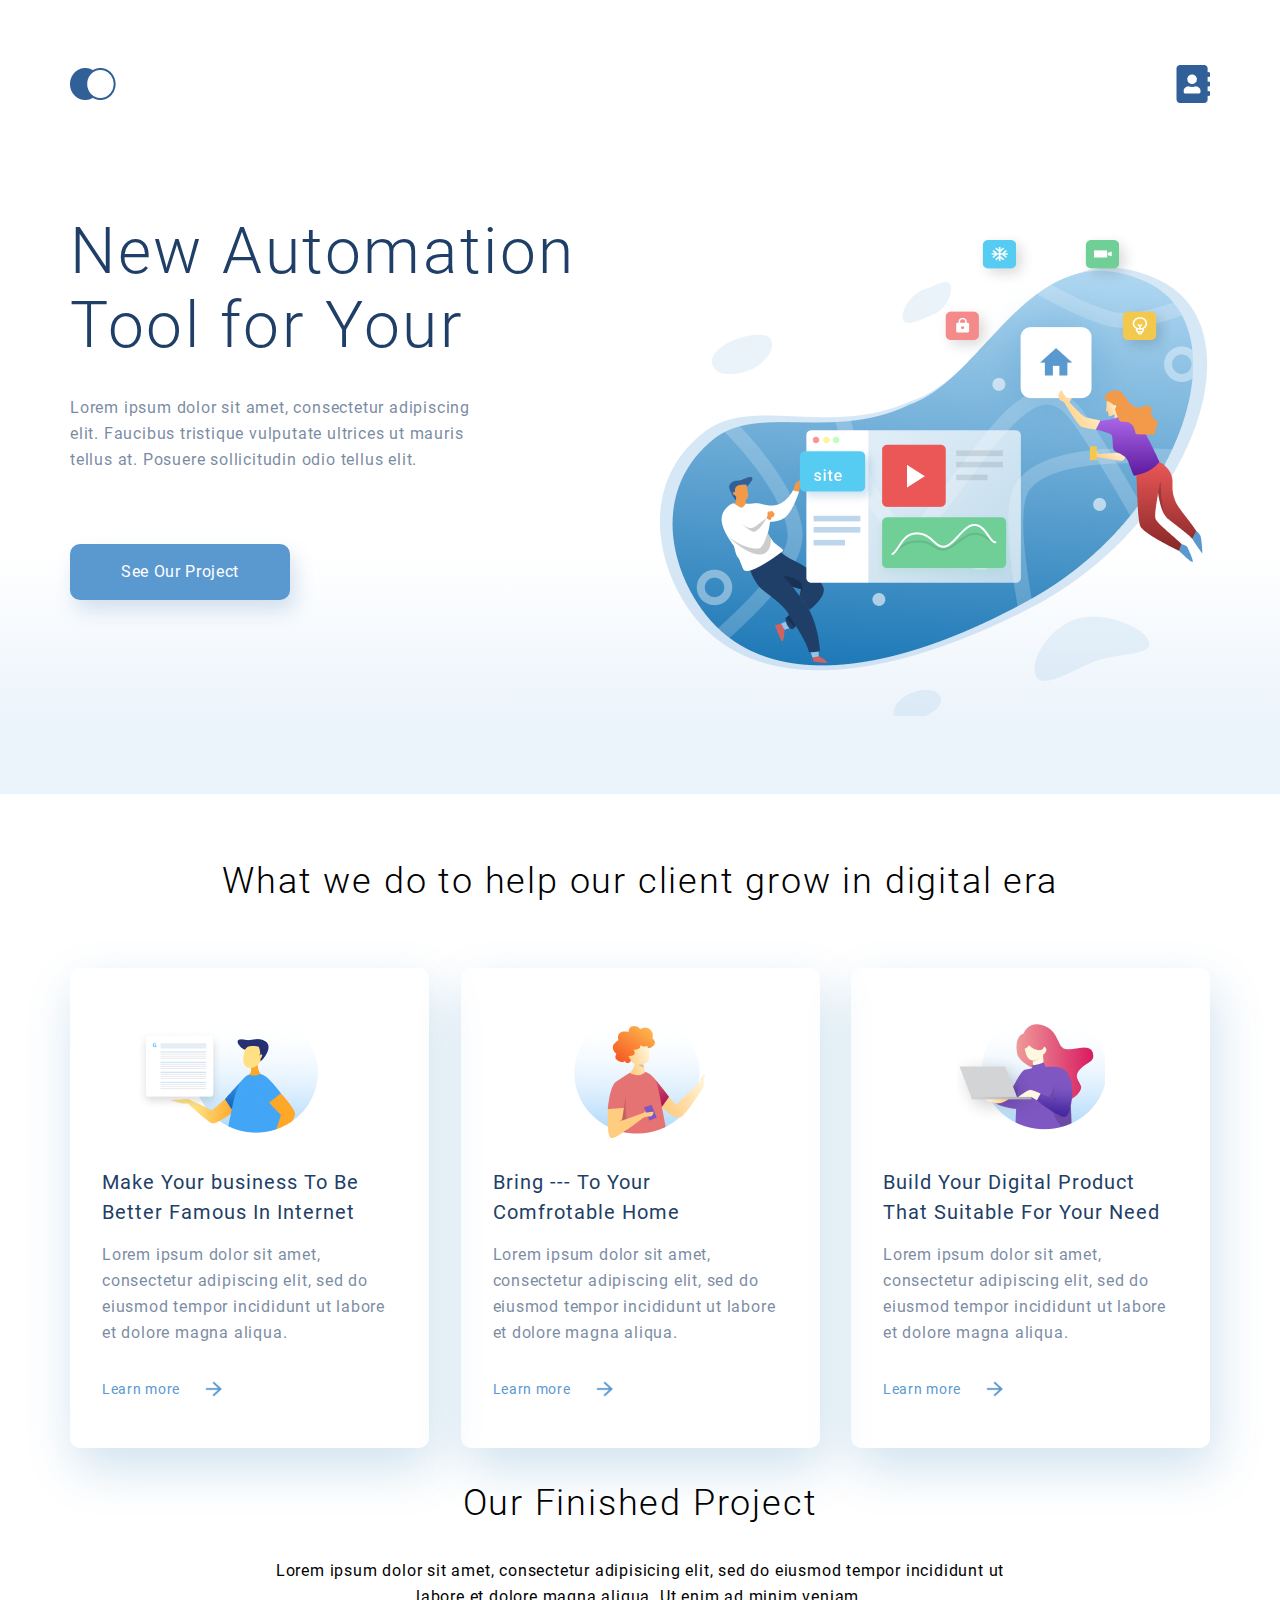
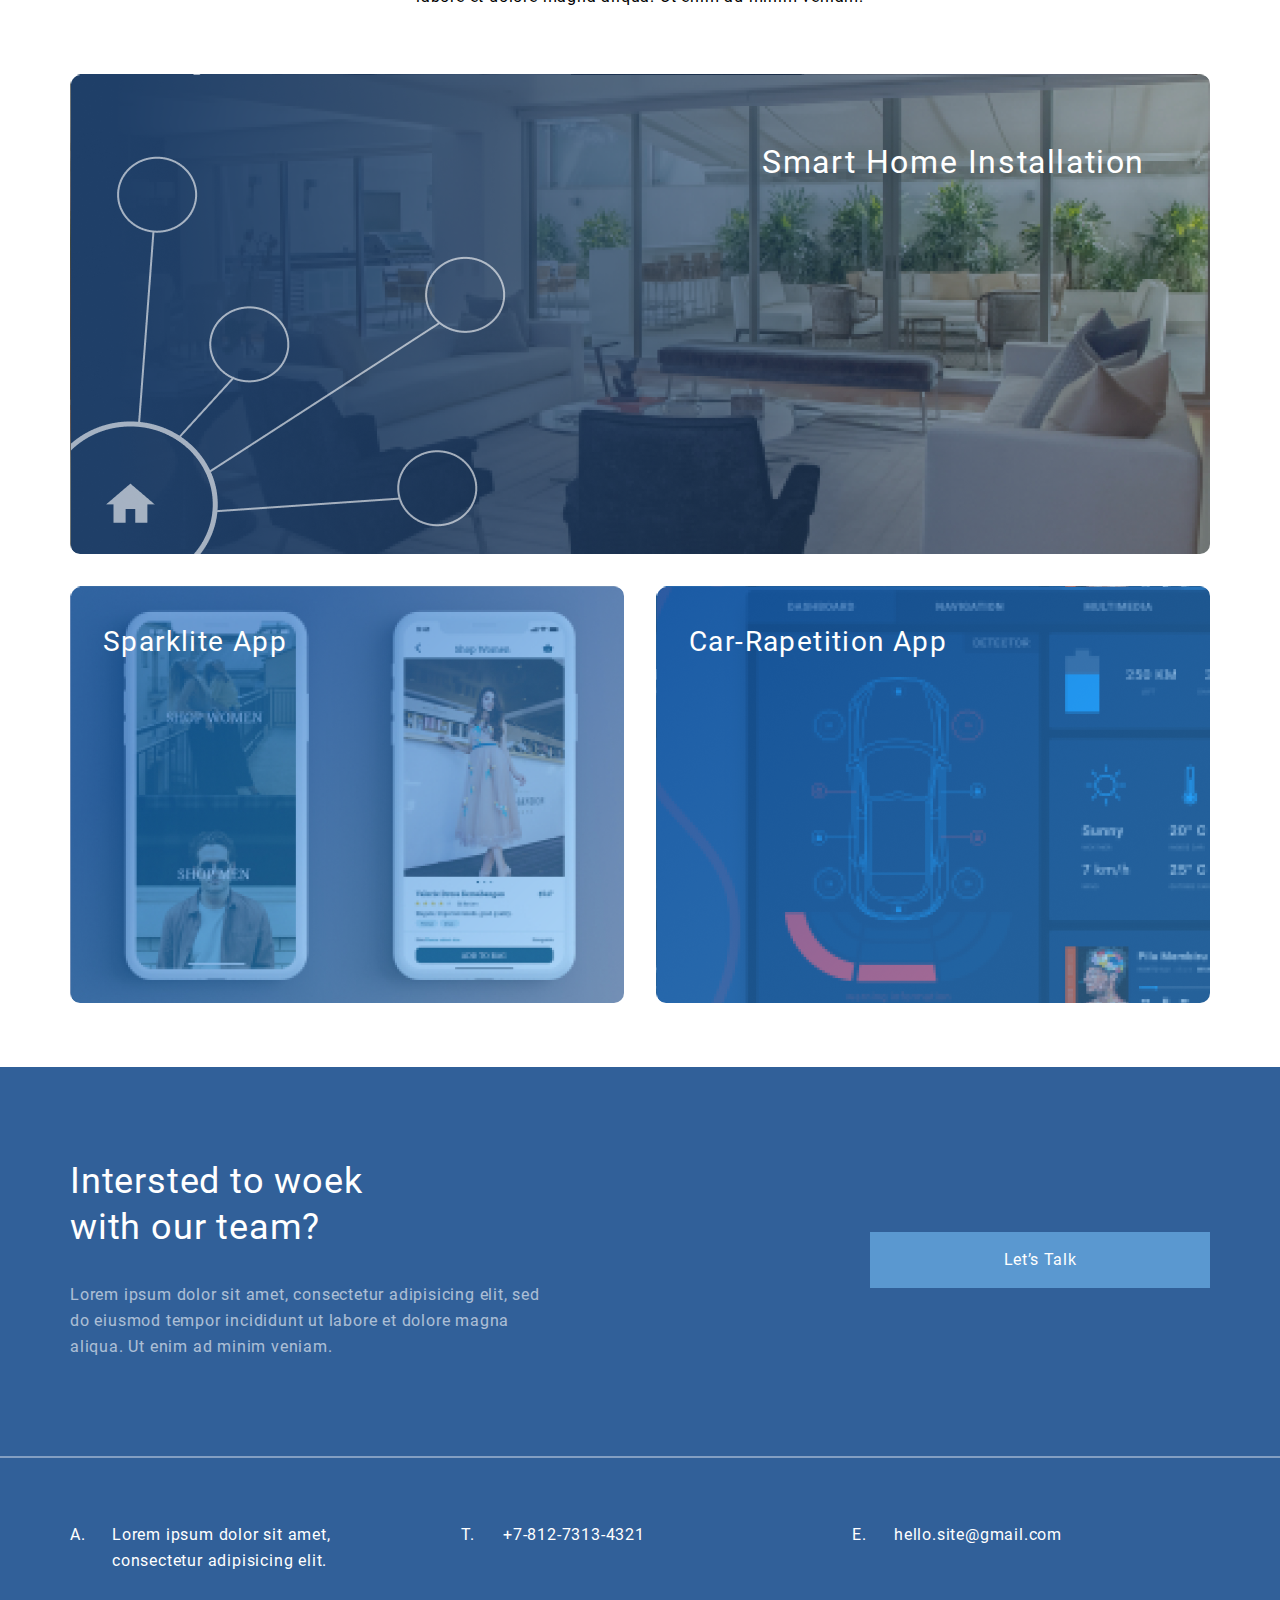
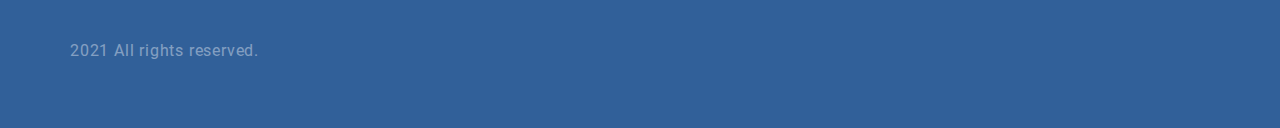
<file: index.html>
﻿﻿<!DOCTYPE html>
<html lang="ru">
<head>
    <meta charset="utf-8">
    
    <meta name="viewport" content="width=device-width, initial-scale=1.0">
    
    <title>Home Page</title>
    
    <link rel="stylesheet" href="css/style.css">
    
    <link rel="stylesheet" href="css/style_tablet.css">
    
    <link rel="stylesheet" href="css/style_mobile.css">
</head>
<body>
    <header>
        <div class="container">
            <a href="#" class="logo"></a>
            
            <a href="#" class="user"></a>
       
        </div>
        <div class="container">
                <div>
                <h1>
                    New Automation Tool for Your 
                </h1>
                <p>
                    Lorem ipsum dolor sit amet, consectetur adipiscing elit. Faucibus tristique vulputate ultrices ut mauris tellus at. Posuere sollicitudin odio tellus elit.
                </p>
                    <div class="button">
                        <a href="#">See Our Project</a>
                    </div>
                </div>
        </div>
    </header>
    
    <main>
        <section>
                <h2>What we do to help our client grow in digital era</h2>
                <div class="main__cont__first">
                <div class="main__block first">
                    <h3>Make Your business To Be<br> Better Famous In Internet</h3>
                    <p>Lorem ipsum dolor sit amet, consectetur adipiscing elit, sed do eiusmod tempor incididunt ut labore et dolore magna aliqua. </p>
                    <a href="#" class="main_link">Learn more</a>
                </div>
                <div class="main__block second">
                    <h3>Bring --- To Your<br> Comfrotable Home</h3>
                    <p>Lorem ipsum dolor sit amet, consectetur adipiscing elit, sed do eiusmod tempor incididunt ut labore et dolore magna aliqua. </p>
                    <a href="#" class="main_link">Learn more</a>
                </div>
                <div class="main__block third">
                    <h3>Build Your Digital Product<br> That Suitable For Your Need</h3>
                    <p>Lorem ipsum dolor sit amet, consectetur adipiscing elit, sed do eiusmod tempor incididunt ut labore et dolore magna aliqua. </p>
                    <a href="#" class="main_link">Learn more</a>
                </div>
                </div>
        </section>
        
        <section>
            <div class="main__cont__second">
                <h2>Our Finished Project</h2>
                <p>Lorem ipsum dolor sit amet, consectetur adipisicing elit, sed do eiusmod tempor incididunt ut labore et dolore magna aliqua. Ut enim ad minim veniam.</p>
                <div class="main__cont__second__block top">Smart Home Installation</div>
                <div class="main__cont__second__block left">Sparklite App</div>
                <div class="main__cont__second__block right">Car-Rapetition App</div>
            </div>
        </section>

    </main>
    
    <footer>
        <section>
            <div class="container">
                <h3>Intersted to woek with our team?</h3>
                <p>Lorem ipsum dolor sit amet, consectetur adipisicing elit, sed do eiusmod tempor incididunt ut labore et dolore magna aliqua. Ut enim ad minim veniam.</p>
                <button type="button">Let’s Talk</button>
            </div>
        </section>
        
        <section>
            <div class="container">
                <ol>
                    <li>Lorem ipsum dolor sit amet, <br>consectetur adipisicing elit.</li>
                    <li>+7-812-7313-4321</li>
                    <li>hello.site@gmail.com</li>
                </ol>
                <p class="copy">2021 All rights reserved.</p>
            </div>
        </section>
    </footer>
</body>
</html>
</file>
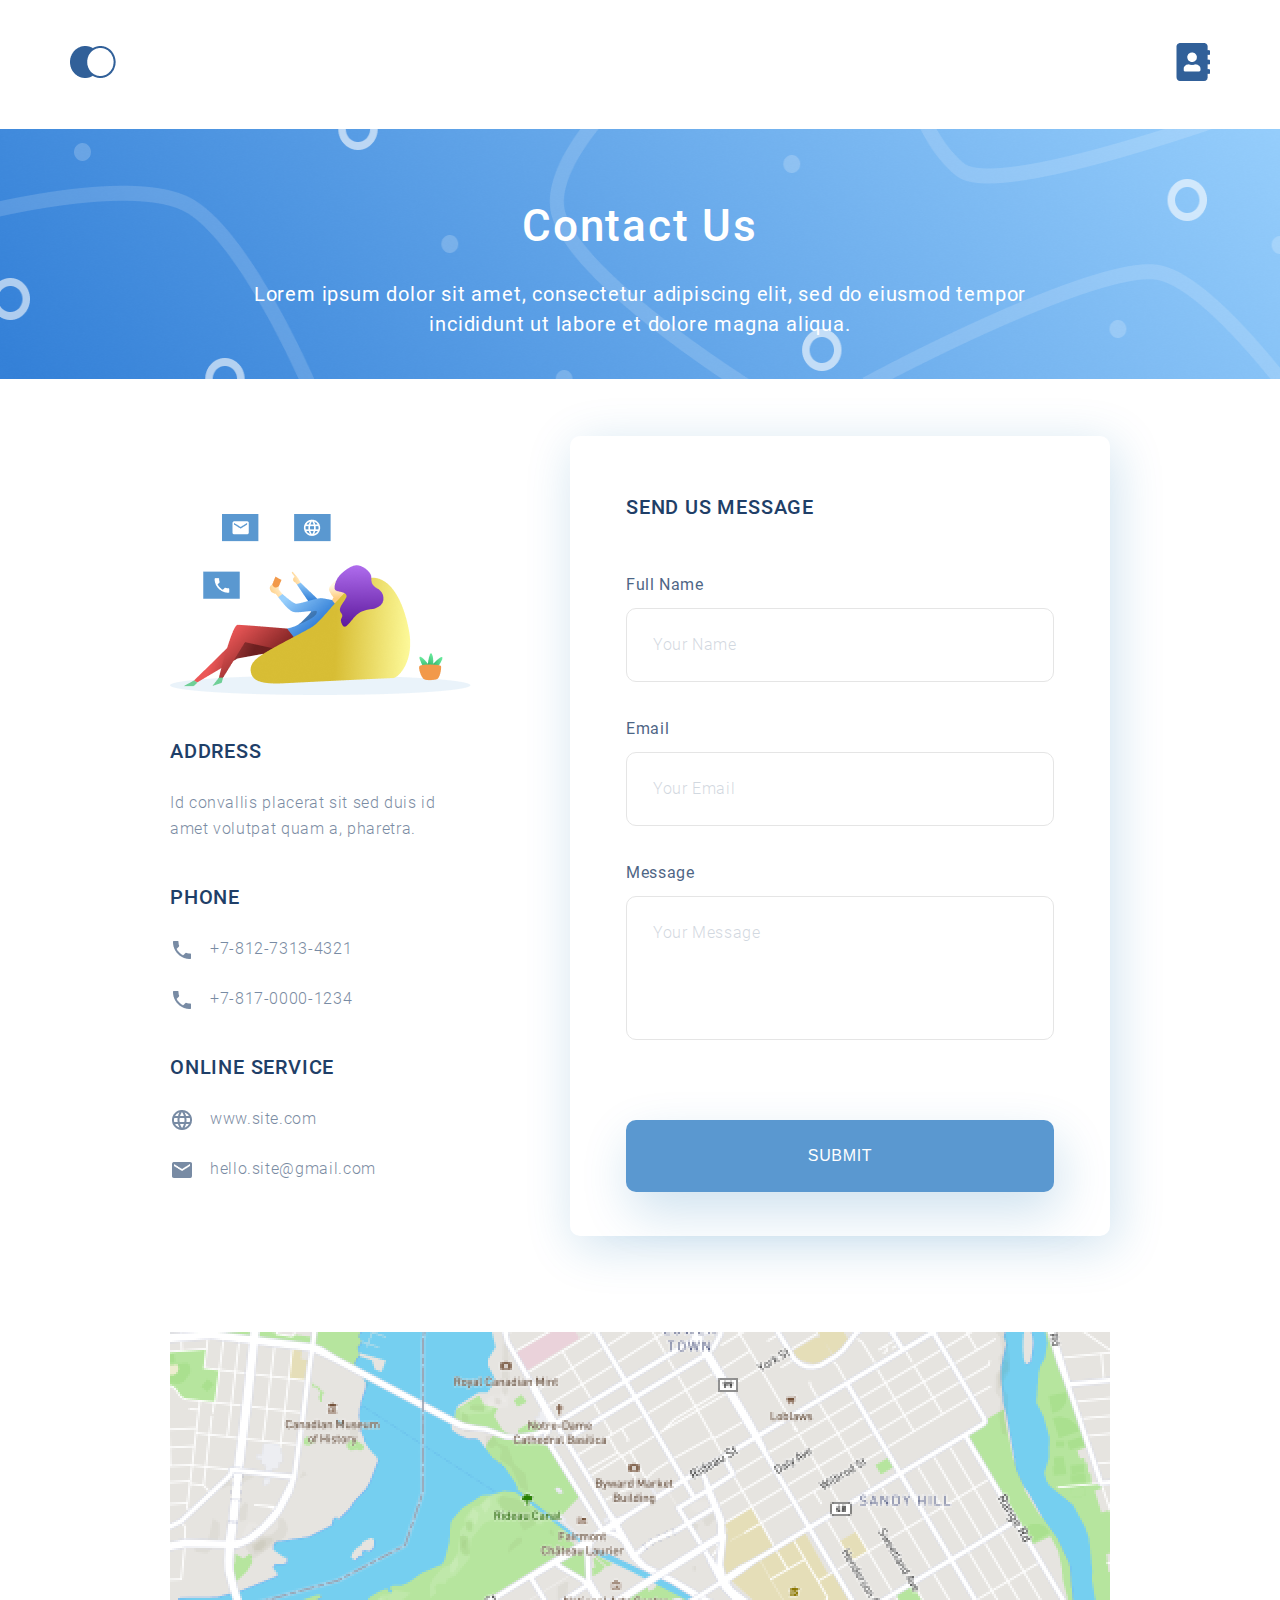
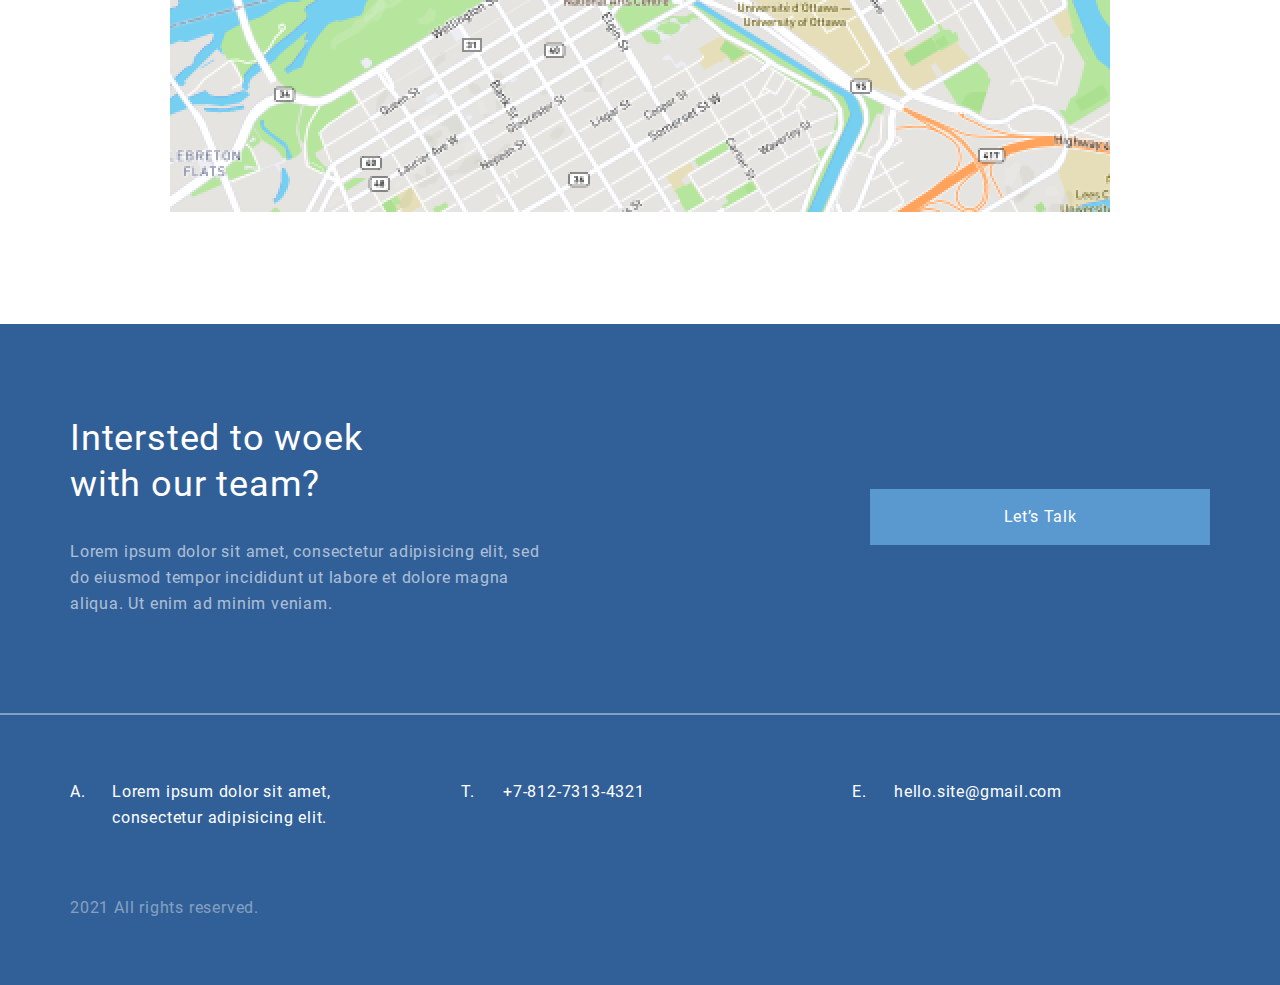
<file: contacts.html>
﻿<!DOCTYPE html>
<html lang="ru">
<head>
    <meta charset="utf-8">
    
    <meta name="viewport" content="width=device-width, initial-scale=1.0">
    
    <title>Contacts Page</title>
    
    <link rel="stylesheet" href="css/style_contact.css">
    
    <link rel="stylesheet" href="css/style_contact_tablet.css">
    
    <link rel="stylesheet" href="css/style_contact_mobile.css">

    
</head>
<body>
    <header>
	<div class="container_gl">
        <div class="container">
            <a href="#" class="logo"></a>
            
            <a href="#" class="user"></a>
        </div>
        <div class="container">
               <h1>Contact Us</h1>
               <p>Lorem ipsum dolor sit amet, consectetur adipiscing elit, sed do eiusmod tempor incididunt ut labore et dolore magna aliqua. </p>
        </div>
		</div>
    </header>
    
    <main>
	<section>
        <div class="container">
        <section>
            <div class="container_l">
                <div class="adr">
                    <h3>ADDRESS</h3>
                    <p>Id convallis placerat sit sed duis id amet volutpat quam a, pharetra.</p>
                </div>
                <div class="tel">
                    <h3>PHONE</h3>
                    <p>+7-812-7313-4321</p>
                    <p>+7-817-0000-1234</p>
                </div>
                <div class="serv">
                    <h3>ONLINE SERVICE</h3>
                    <p>www.site.com</p>
                    <p>hello.site@gmail.com</p>
                </div>
            </div>
        </section>
        
        <section>
            <div class="container_r">
                <form action="#" method="get">
                    <h3>SEND US MESSAGE</h3>
                    <h5>Full Name</h5>
                    <input type="text" name="Full name" placeholder="Your Name">
                    <h5>Email</h5>
                    <input type="email" name="Email" placeholder="Your Email">
                    <h5>Message</h5>
                    <textarea name="Your Message" placeholder="Your Message"></textarea><br>
                    <input type="submit" value="SUBMIT">
                </form>
            </div>
        </section>
        </div>
        <section>
            <div class="maps"></div>
        </section>

    </main>
    
    <footer>
        <section>
            <div class="container">
                <h2>Intersted to woek with our team?</h2>
                <p>Lorem ipsum dolor sit amet, consectetur adipisicing elit, sed do eiusmod tempor incididunt ut labore et dolore magna aliqua. Ut enim ad minim veniam.</p>
                <button type="button">Let’s Talk</button>
            </div>
        </section>
        
        <section>
            <div class="container">
                <ol>
                    <li>Lorem ipsum dolor sit amet, <br>consectetur adipisicing elit.</li>
                    <li>+7-812-7313-4321</li>
                    <li>hello.site@gmail.com</li>
                </ol>
                <p class="copy">2021 All rights reserved.</p>
            </div>
        </section>
    </footer>
</body>
</html>
</file>
<file: css/style.css>
﻿@font-face {
  font-family: 'Roboto';
  src: url('../fonts/Roboto-Light.woff2') format('woff2');
  font-weight: 300;
  font-style: normal;
}
@font-face {
  font-family: 'Roboto';
  src: url('../fonts/Roboto-Regular.woff2') format('woff2');
  font-weight: 400;
  font-style: normal;
}
@font-face {
  font-family: 'Roboto';
  src: url('../fonts/Roboto-Medium.woff2') format('woff2');
  font-weight: 500;
  font-style: normal;
}
/* global reset */
html, body, body div, span, label, h1, h2, h3, h4, h5, h6, p, a, em, font, img, s, small, strike, strong, sub, sup, b, u, i, dl, dt, dd, ol, ul, li, button, form, fieldset, article, aside, footer, header, nav, section, input, textarea {
	margin: 0;
	padding: 0;
	border: none;
	outline: none;
	background: none;
    list-style: none;
}
/* font adjusting hack */
html * {
	max-height: 1000000px;
}
/* common*/
html {
    height: 100%;
}
body {
    font: normal 400 16px / 26px 'Roboto', Arial, Helvetica, sans-serif;
    letter-spacing: 0.05em;
    height: 100%;
    display: flex;
    flex-direction: column;
}

header {
    height: 768px;
    padding-top: 34px;
    box-sizing: border-box;
    width: 100%;
    flex: none;
    background: linear-gradient(0deg, #EBF3FB 0%, #EBF3FB 8.84%, rgba(152, 195, 232, 0) 31.12%);
}
header .container{
    width: 1140px;
    margin: 0 auto;
}
header .container:first-child {
    height: 48px;
    display: flex;
    justify-content: space-between;
    margin: 0 auto;
}

.container a {
    display: block;
    height: 48px;
    background-position: center center;
    background-repeat: no-repeat;
}
.logo {
    width: 46px;
    background-image: url('../img/logo.png');
}
.user {
    width: 34px;
    background-image: url('../img/user.png');
}

header .container:last-child{
    padding-top: 107px;
    box-sizing: border-box;
    height: 100%;
    background-image: url(../img/header.png);
    background-repeat: no-repeat;
    background-position: right; 
}
header .container:last-child div{
    width: 510px;
}

header h1{
    font-weight: 300;
    font-size: 64px;
    line-height: 74px;
    letter-spacing: 0.04em;
    color: #1F3F68;

}
header .container p{
    color: #1F3F68;
    opacity: 0.6;
    padding-top: 32px;
    width: 425px;

}
header .button{
    padding-top: 71px;
}
.button a{
    display: flex;
    align-items: center;
    justify-content: center;
    width: 220px;
    height: 56px;
    background: #5A98D0;
    box-shadow: 5px 10px 20px rgba(53, 110, 173, 0.2);
    border-radius: 10px;
    line-height: 26px;
    letter-spacing: 0.04em;
    color: #FFFFFF;
    text-decoration: none;
}

main {
    flex: 1 0 auto;
    margin: 64px auto;
    width: 1140px;
}

h2{
    padding: 0;
    flex: none;
    font-weight: 300;
    font-size: 36px;
    line-height: 46px;
    letter-spacing: 0.05em;
    color: #000000;
    text-align: center;

}

.main__cont__first {
    height: max-content;
    display: flex;
    flex-flow: row wrap;
    justify-content: space-between;
    margin-top: 64px;
}

.main__block {
    width: 359px;
    height: 480px;
    box-shadow: 5px 20px 50px rgba(16, 112, 177, 0.2);
    padding: 44px 32px;
    box-sizing: border-box;
    display: grid;
	align-content: end;
    background-position: center top;
    background-repeat: no-repeat;
    background-origin: content-box;
    border-radius: 10px;
}
.first{
    background-image: url(../img/leftmuzh.png);
}
.second{
    background-image: url(../img/muzhik-img.png);   
}
.third{
    background-image: url(../img/rightzhen.png);
}
.main__block h3{
    font-weight: 400;
    font-size: 20px;
    line-height: 30px; 
    letter-spacing: 0.05em;
    text-align: left;
    color: #1F3F68;
}
.main__block a{

    font-size: 14px;
    line-height: 30px;
    letter-spacing: 0.05em;
    text-decoration: none;
    background-image: url(../img/strel.png);
    background-position: 100px center;
    background-repeat: no-repeat;
     color: #5A98D0;
}

.main__block p{
    letter-spacing: 0.05em;
    color: #1F3F68;
    opacity: 0.6;
    padding-top: 15px;
    padding-bottom: 28px;
}

.main__cont__second {
	grid-template-rows: max-content max-content 480px 417px;
    grid-template-columns: repeat(2, 1fr);
    gap: 32px;
    justify-items: center;
    height: max-content;
    width: 1140px;
    display: grid;
    margin: 32px auto 0;   
}
.main__cont__second h2{
    grid-column: 1/3;
}
.main__cont__second p{
    grid-column: 1/3;
    grid-row: 2;
    width: 750px;
    margin-bottom: 32px;
    text-align: center;
}
.main__cont__second .top{
    grid-column: 1/3;
    grid-row: 3;
    width: 100%;
    height: 480px;
	padding: 64px;
    background-image: url(../img/tophall.png);
    border: 1px solid transparent;
    border-radius: 10px;
    font-size: 32px;
    line-height: 46px;
    text-align: right;
    letter-spacing: 0.05em;
    box-sizing: border-box;
    color: #FFFFFF;
}
.main__cont__second .left{
	grid-column: 1/2;
    grid-row: 4;
    width: 100%;
    height: 417px;
	 padding: 32px;
	background-image: url(../img/leftphone.png);
    border: 1px solid transparent;
    border-radius: 10px;
    font-size: 28px;
    line-height: 46px;
    letter-spacing: 0.05em;
	 box-sizing: border-box;
    color: #FFFFFF;
}
.main__cont__second .right{
	grid-column: 2/3;
    grid-row: 4;
	width: 100%;
    height: 417px;
	 padding: 32px;
    font-size: 28px;
    line-height: 46px;
    letter-spacing: 0.05em;
    box-sizing: border-box;
    background-image: url(../img/rightmash.png);
    border: 1px solid transparent;
    border-radius: 10px;
	color: #FFFFFF;
}

footer {
    flex: 0 0 auto;
    background: #316099;
    color: #fff;
    width: 100%;
}

footer section + section {
    border-top: 2px solid rgba(255,255,255,0.4);
}
footer .container {
    padding: 64px 0;
    width: 1140px;
    margin: 0 auto;
}
footer h3 {
    margin: 27px 0;
    text-align: left;
    font-weight: 400;
    font-size: 36px;
    line-height: 46px;
    width: 336px;
}
footer p {
    margin: 32px 0;
    opacity: 0.6;
    width: 480px;
}

footer ol {
    display: flex;
    justify-content: space-between;
    margin: 0;
}
footer li {
    flex: 0 0 316px;
    padding-left: 42px;
    position: relative;
}
footer li::before {
    display: block;
    position: absolute;
    left: 0;
    top: 0;
    content: 'T.';
}
footer li:first-child::before {
    content: 'A.';
}
footer li:last-child::before {
    content: 'E.';
}
footer button {
    float: right;
    margin-top: -160px;
    width: 340px;
    height: 56px;
    color: #fff;
    background: #5a98d0;
    font: normal 400 16px / 26px 'Roboto', Arial, Helvetica, sans-serif;
    letter-spacing: 0.04em;
}
.copy {
    margin: 64px 0 0;
    opacity: 0.4;
}
</file>
<file: css/style_tablet.css>
﻿@media screen and (max-width: 1200px) {
    
    
      header {
          height: 768px;
          padding-top: 34px;
          box-sizing: border-box;
          width: 100%;
          flex: none;
          background: linear-gradient(0deg, #EBF3FB 0%, #EBF3FB 8.84%, rgba(152, 195, 232, 0) 31.12%);
      }
      header .container{
          width: 704px;
      }
      header .container:first-child{
        width: 100%;
        margin: 0 auto;
        padding: 0 32px;
        box-sizing: border-box;
    }
     
      header .container:last-child{
          padding-top: 112px;
          background-position: right;
          background-size: 336px 292px;
          background-position-y: 65%;

      }
      header .container:last-child div{
          width: 510px;
      }
      
      header .container p{
          width: 425px;  
      }
      
      main {
          width: 704px;
      }
      
      .main__cont__first{
          margin: 64px 20px 32px;
          justify-content: center;
      }
      .main__block{
          width: 336px;
          height: 457px;
          padding: 40px 30px;
          margin-bottom: 32px;
      }
      .first {
          background-image: url(../img/leftmuzh.png);
      }
      .second {
          background-image: url(../img/muzhik-img.png);   
      }
      .third {
          background-image: url(../img/rightzhen.png);
      }
        
      .main__cont__second {
          width: 704px;
          grid-template-rows: max-content max-content 297px 253px;
          margin-top: 32px;
      }

      .main__cont__second p{
          width: 520px;
      }
      .main__cont__second .top{
          height: 297px;
          background-size: contain;
      }
      .main__cont__second .left{
          height: 253px;
          padding: 20px;
          background-size: contain;

      }
      .main__cont__second .right{
        height: 253px;
        padding: 20px;
        background-size: contain;
      }
      
      footer .container {
        padding: 47px 0px;
        box-sizing: border-box;
        width: 704px;
    }
    footer h3 {
        margin: -16px 0 32px;
    }
    footer p {
        width: 336px;
        margin: 0;
    }
    footer button {
        margin-top: -115px;
        width: 134px;
        height: 32px;
    }

    footer ol {
        display: block;
    }
    footer li {
        padding-left: 59px;
    }
    footer li + li {
        margin-top: 26px;
    }
    footer li br {
        display: none;
    }
    
}
</file>
<file: css/style_mobile.css>
﻿@media screen and (max-width: 760px) {

    header {
        height: 376px;
        padding-top: 16px;
    }
    header .container{
        width: 340px;
        margin: 0 auto;
    }
   header .container:first-child{
       width: 100%;
       margin: 0 auto;
       padding: 0 16px;
       box-sizing: border-box;
   }
    header .container:last-child{
        padding-top: 28px;
        background: none;
    }
    header .container:last-child div{
        width: 343px;
        margin: 0 auto;
        text-align: center;
    }
     
    header h1{
        font-size: 32px;
        line-height: 38px;
        padding: 0 10px;
    }
    header .container p{
        padding-top: 12px;
        width: 343px;  
    }
    header .button{
        padding-top: 32px;
    }
    .button a{
        flex: none;
        width: 108px;
        height: 28px;
        background: none;
        box-shadow: none;
        border-radius: none;
        text-decoration: none;
        font-size: 12px;
        margin: 0 auto;
    }
    
    main {
        margin: 48px auto 64px;
        width: 343px;
    }
    
    h2{

        font-size: 24px;
        line-height: 28px; 
    }
    
    .main__cont__first {
        margin: 32px auto 0;
    }    

    .main__block{
        width: 336px;
        height: 457px;
        padding: 40px 30px;
        margin-bottom: 32px;
    }
    .first {
        background-image: url(../img/leftmuzh.png);
    }
    .second {
        background-image: url(../img/muzhik-img.png);   
    }
    .third {
        background-image: url(../img/rightzhen.png);
    }
    
    .main__cont__second {
        justify-content: center;
        width: 343px;
        gap: 16px;
        grid-template-rows: repeat(4, max-content);
    }
    .main__cont__second p{
        width: 343px;
        text-align: center;
    }
    .main__cont__second .top{
        width: 343px;
        height: 145px;
        background-image: url(../img/tophall.png);
        background-size: contain;
        background-repeat: no-repeat;
        padding: 16px;
        font-size: 16px;
        line-height: 19px;
    }
    .main__cont__second .left{
        background-image: url(../img/leftphone.png);
        background-size: contain;
        background-repeat: no-repeat;
        width: 343px;
        height: 255px;
        font-size: 16px;
        line-height: 19px;
        padding: 16px;
        grid-column: 1/3;
    }
    .main__cont__second .right{
        background-image: url(../img/rightmash.png);
        background-size: contain;
        background-repeat: no-repeat;
        width: 343px;
        height: 255px;
        font-size: 16px;
        line-height: 19px;
        padding: 16px;
        grid-column: 1/3;
        grid-row: 5;
    }
    

    footer .container {
        margin: 0 auto;
        width: 340px;
        padding: 32px 0px;
        box-sizing: border-box;
        text-align: center;
    }
    footer h3 {
        margin: -14px 0 32px;
        width: 100%;
        text-align: center;
        font-size: 24px;
        line-height: 28px;
        padding: 0 50px;
        box-sizing: border-box;
    }
    footer p {
        width: 100%;
    }
    footer button {
        float: none;
        width: 108px;
        height: 31px;
        margin: 40px auto 8px;
    }
    footer li {
        padding-left: 39px;
    }
    footer li + li {
        margin-top: 18px;
    }
    footer li br {
        display: inline;
    }
    footer li::before {
        display: block;
        position: absolute;
        left: 16px;
        top: 0;
        content: '2.';
    }
    footer li:first-child::before {
        content: '1.';
    }
    footer li:last-child::before {
        content: '3.';
    }
    .copy {
        margin-top: 32px;
    }
}
</file>
<file: css/style_contact.css>
@font-face {
    font-family: 'Roboto';
    src: url('../fonts/Roboto-Light.woff2') format('woff2');
    font-weight: 300;
    font-style: normal;
  }
  @font-face {
    font-family: 'Roboto';
    src: url('../fonts/Roboto-Regular.woff2') format('woff2');
    font-weight: 400;
    font-style: normal;
  }
  @font-face {
    font-family: 'Roboto';
    src: url('../fonts/Roboto-Medium.woff2') format('woff2');
    font-weight: 500;
    font-style: normal;
  }
  /* global reset */
  html, body, body div, span, label, h1, h2, h3, h4, h5, h6, p, a, em, font, img, s, small, strike, strong, sub, sup, b, u, i, dl, dt, dd, ol, ul, li, button, form, fieldset, article, aside, footer, header, nav, section, input, textarea {
      margin: 0;
      padding: 0;
      border: none;
      outline: none;
      background: none;
      list-style: none;
  }
  /* font adjusting hack */
  html * {
      max-height: 1000000px;
  }
  /* common */
  html {
      height: 100%;
  }
  body {
      font: normal 400 16px / 26px 'Roboto', Arial, Helvetica, sans-serif;
      letter-spacing: 0.05em;
      height: 100%;
      display: flex;
      flex-direction: column;
  }
  
  header {
      background-image: url(../img/headpol.png);
      background-size: 100% 250px;
      background-repeat: no-repeat;
      background-position: center bottom;
  }
  header .container_gl {
	  height: 379px;
      padding-top: 38px;
      box-sizing: border-box;
      width: 100%;
      flex: none;
  }
  
  header .container{
      width: 1140px;
      margin: 0 auto;
  }
  header .container:first-child {
      height: 48px;
      display: flex;
      justify-content: space-between;
      margin: 0 auto;
  }
  
  .container a {
      display: block;
      height: 48px;
      background-position: center center;
      background-repeat: no-repeat;
  }
  .logo {
      width: 46px;
      background-image: url('../img/logo.png');
  }
  .user {
      width: 34px;
      background-image: url('../img/user.png');
  }
  
  header .container:last-child{
      box-sizing: border-box;
      height: 100%;

  } 
  header h1{
    font-weight: 500;
    font-size: 44px;
    line-height: 74px;
    letter-spacing: 0.04em;
    color: white;
    text-align: center;
    margin-top: 103px;
    box-sizing: border-box;
  
  }
  header .container p{
    color: white;
    font-size: 20px;
    line-height: 30px;
    letter-spacing: 0.04em;
    padding-top: 16px;
    width: 780px;
    text-align: center;
    margin: 0 auto; 
  }

  main{
      width: 100%;
	  flex: 1 1 auto;
  }

main  .container {
    display: flex;
    flex-flow: row wrap;
    margin: 57px auto 96px;
    width: 100%;
    justify-content: center;
    box-sizing: border-box;
    padding: 0 110px;
  }

  .container_l {
      display: flex;
      flex-direction: column;
      justify-content: flex-end;
      width: 301px;
      height: 668px;
	  padding-right: 99px;
      margin-top: 78px;
      background-image: url(../img/leftzhen.png);
      background-repeat: no-repeat;
      background-position: left top
  }

  h3{
    font-weight: 500;
    font-size: 20px;
    line-height: 30px;
    letter-spacing: 0.04em;
    color: #1F3F68;    
  }

  .container_l p{
      box-sizing: border-box;
      padding-top: 24px;
      font-weight: 300;
      line-height: 26px;
      letter-spacing: 0.04em;
      color: #1F3F68;
      opacity: 0.6;
  }

  .tel{
      margin: 40px 0;
  }


  .tel p{
    box-sizing: border-box;
    padding-left: 40px;  
    background-image: url(../img/icphone.png);
    background-repeat: no-repeat;
    background-position: left bottom;
  }

  .serv p:first-of-type{
      padding-left: 40px;  
      background-image: url(../img/iclanguage.png);
      background-repeat: no-repeat;
      background-position: left bottom;
  }
  .serv p:last-of-type{
    padding-left: 40px;  
    background-image: url(../img/icmail.png);
    background-repeat: no-repeat;
    background-position: left bottom;
  }

  .container_r {
      width: 540px;
      height: 800px;
      box-shadow: 5px 10px 50px rgba(16, 112, 177, 0.2);
      border-radius: 10px;
      box-sizing: border-box;
      padding: 56px;
  }

  h5{
    font-weight: 400;
    font-size: 16px;
    line-height: 30px;
    letter-spacing: 0.04em;
    color: #1F3F68;
    opacity: 0.8;
  }

  .container_r h5:first-of-type{
      margin-top: 48px;
  }
  .container_r h5:nth-of-type(2), .container_r h5:last-of-type{
      margin-top: 32px;
  }

  input[type='email'], input[type='text'], textarea{
      width: 428px;
      /*box-shadow: 5px 10px 50px rgba(16, 112, 177, 0.2);*/
	  border: 1px solid #E5E5E5;
      border-radius: 10px;
      padding: 21px 26px 21px 26px;
      margin-top: 8px;
      box-sizing: border-box;
      font-weight: 300;
      font-size: 16px;
      line-height: 30px;
  }
input[type='email'], input[type='text']{
	 min-height: 72px;
}
  textarea{
    min-height: 144px;
	 resize: none;
  }

  textarea::placeholder, input::placeholder{
    font-family: 'Roboto';
    font-style: normal;
    font-weight: 300;
    font-size: 16px;
    line-height: 30px;
    letter-spacing: 0.04em;
    color: #1F3F68;
    opacity: 0.2;
  }

input[type=submit]{
    background: #5A98D0;
    box-shadow: 5px 20px 50px rgba(16, 112, 177, 0.2);
    border-radius: 10px;
    width: 428px;
    height: 72px;
    margin-top: 72px;
    font-weight: 500;
    font-size: 16px;
    line-height: 26px;
    text-align: center;
    letter-spacing: 0.04em;
    color: #FFFFFF;
    cursor: pointer;
}

.maps{
    width: 100%;
    height: 480px;
    background-image: url(../img/maps.png);
    background-size: 940px 480px;
    background-position: center top;
    background-repeat: no-repeat;
    margin-bottom: 112px;
}

  footer {
    flex: 0 0 auto;
    background: #316099;
    color: #fff;
    width: 100%;
}

footer section + section {
    border-top: 2px solid rgba(255,255,255,0.4);
}
footer .container {
    padding: 64px 0;
    width: 1140px;
    margin: 0 auto;
}
footer h2 {
    margin: 27px 0;
    text-align: left;
    font-weight: 400;
    font-size: 36px;
    line-height: 46px;
    width: 336px;
}
footer p {
    margin: 32px 0;
    opacity: 0.6;
    width: 480px;
}

footer ol {
    display: flex;
    justify-content: space-between;
    margin: 0;
}
footer li {
    flex: 0 0 316px;
    padding-left: 42px;
    position: relative;
}
footer li::before {
    display: block;
    position: absolute;
    left: 0;
    top: 0;
    content: 'T.';
}
footer li:first-child::before {
    content: 'A.';
}
footer li:last-child::before {
    content: 'E.';
}
footer button {
    float: right;
    margin-top: -160px;
    width: 340px;
    height: 56px;
    color: #fff;
    background: #5a98d0;
    font: normal 400 16px / 26px 'Roboto', Arial, Helvetica, sans-serif;
    letter-spacing: 0.04em;
}
.copy {
    margin: 64px 0 0;
    opacity: 0.4;
}
</file>
<file: css/style_contact_tablet.css>
@media screen and (max-width: 1200px) {
    
    
    header {
	  background-image: url(../img/headpol.png);
      background-size: 1366px 250px;
      background-repeat: no-repeat;
      background-position: center bottom;		
    }
	header .container_gl {
	  height: 350px;
      padding-top: 10px;
      box-sizing: border-box;
      width: 100%;
      flex: none;}
	
    header .container{
        width: 704px;
    }

    header .container:first-child{
        width: 100%;
        margin: 0 auto;
        padding: 0 32px;
        box-sizing: border-box;
    }

    header .container h1{
        margin-top: 91px;
    }
    header .container p{
        width: 520px;
    }
    
    main .container {
        width: 704px;
        margin: 64px auto 0;
        padding: 0 0;
    }
    
    .container_l{
    margin-top: none;
    }
    
    .container_r {
        margin: 64px 0;
        width: 520px;
        height: 780px;
        padding: 45px;
    }

    .maps{
        width: 100%;
        height: 392px;
        background-image: url(../img/maps.png);
        background-size: cover;
        background-position: center top;
        background-repeat: no-repeat;
        margin-bottom: 64px;
    }
    
    footer .container {
      padding: 47px 0px;
      box-sizing: border-box;
      width: 704px;
  }

  footer h3 {
      margin: -16px 0 32px;
  }
  footer p {
      width: 336px;
      margin: 0;
  }
  footer button {
      margin-top: -115px;
      width: 134px;
      height: 32px;
  }

  footer ol {
      display: block;
  }
  footer li {
      padding-left: 59px;
  }
  footer li + li {
      margin-top: 26px;
  }
  footer li br {
      display: none;
  }
  
}
</file>
<file: css/style_contact_mobile.css>
@media screen and (max-width: 760px) {

    header {
        height: 376px;
        padding-top: 16px;	
    }
    header .container{
        width: 340px;
        margin: 0 auto;
    }
   header .container:first-child{
       width: 100%;
       margin: 0 auto;
       padding: 0 16px;
       box-sizing: border-box;
   }
  
    header .container h1{
        margin-top: 74px;
        font-weight: 500;
        font-size: 24px;
        line-height: 28px;
        text-align: center;
        letter-spacing: 0.04em;
        color: #FFFFFF;
    }

    header .container p{
        padding-top: 32px;
        width: 341px;
        font-weight: 400;
        font-size: 16px;
        line-height: 30px;
        color: rgba(255, 255, 255, 0.6);  
    }

    
    main .container {
        margin: 46px auto 32px;
        width: 343px;
        padding: 0 0;
    }
    
    .container_l{
        margin-top: none;
        }
        
        .container_r{
            margin: 32px 0 0;
            width: 343px;
            height: 514px;
            padding: 36px;
        }

        .container_r h3{
            font-weight: 500;
            font-size: 16px;
            line-height: 30px;
        }

        h5{
            font-weight: 500;
            line-height: 10px;
            font-weight: 400;
            font-size: 14px;
          }
        
          .container_r h5:first-of-type{
              margin-top: 36px;
          }
          .container_r h5:nth-of-type(2), .container_r h5:last-of-type{
              margin-top: 21px;
          }

        input[type='email'], input[type='text'], textarea{
            width: 272px;
            margin-top: 5px;
            font-size: 14px;
        }
        input[type='email'], input[type='text'] {
		   padding: 0 0 0 22px;
	        min-height: 47px;
			}
	  
        textarea{
          min-height: 93px;
          padding: 13px 0 0 22px;
          font-weight: 300;
          line-height: 30px;
        }
      
        textarea::placeholder, input::placeholder{
          font-size: 14px;
        }
      
      input[type=submit]{
          
          width: 272px;
          height: 47px;
          margin-top: 46px;

      }
            
        .maps{
            width: 100%;
            height: 349px;
            background-size: cover;
            background-position: center top;
            background-repeat: no-repeat;
            margin-bottom: 32px;
        }

    footer .container {
        margin: 0 auto;
        width: 340px;
        padding: 32px 0px;
        box-sizing: border-box;
        text-align: center;
    }

    footer h2 {
        text-align: center;
    }

    footer h3 {
        margin: -14px 0 32px;
        width: 100%;
        text-align: center;
        font-size: 24px;
        line-height: 28px;
        padding: 0 50px;
        box-sizing: border-box;
    }
    footer p {
        width: 100%;
    }
    footer button {
        float: none;
        width: 108px;
        height: 31px;
        margin: 40px auto 8px;
    }
    footer li {
        padding-left: 39px;
    }
    footer li + li {
        margin-top: 18px;
    }
    footer li br {
        display: inline;
    }
    footer li::before {
        display: block;
        position: absolute;
        left: 16px;
        top: 0;
        content: '2.';
    }
    footer li:first-child::before {
        content: '1.';
    }
    footer li:last-child::before {
        content: '3.';
    }
    .copy {
        margin-top: 32px;
    }
}
</file>
